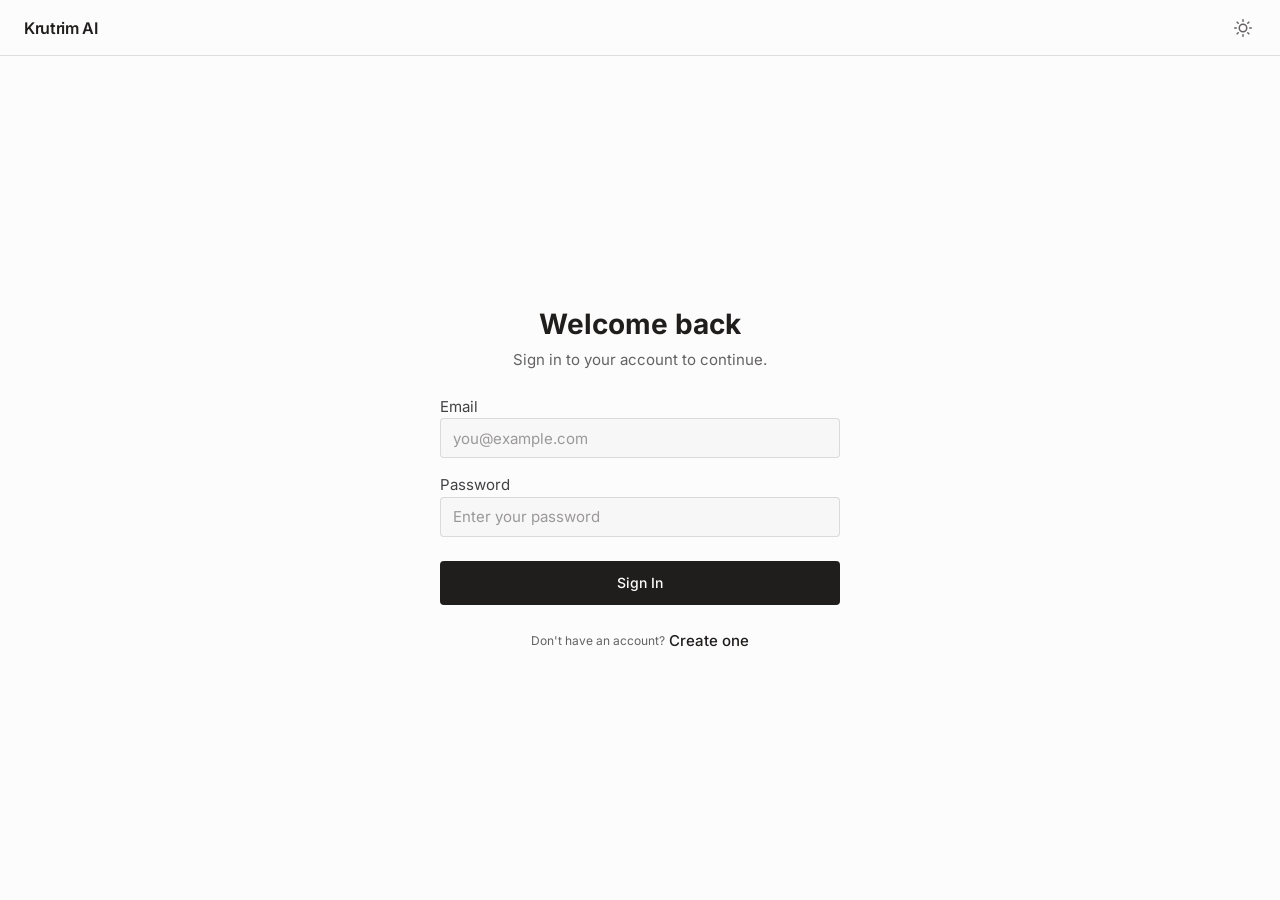
<file: partb/frontend/pages/login.html>
<!DOCTYPE html>
<html lang="en">
<head>
  <meta charset="UTF-8">
  <meta name="viewport" content="width=device-width, initial-scale=1.0">
  <title>Krutrim AI — Sign In</title>
  <link rel="stylesheet" href="../fonts/fonts.css">
  <link rel="stylesheet" href="../css/tokens.css?v=1">
  <link rel="stylesheet" href="../css/base.css?v=1">
  <link rel="stylesheet" href="../css/components.css?v=1">
</head>
<body>
  <nav class="primary-nav">
    <div class="nav-brand">
      <span class="ascii-logo" style="font-weight: 600; font-size: 16px;">Krutrim AI</span>
    </div>
    <div style="display:flex;align-items:center;gap:var(--space-sm)">
      <button class="btn-icon-ghost" id="theme-toggle" aria-label="Toggle theme" title="Toggle theme"><svg width="18" height="18" viewBox="0 0 24 24" fill="none" stroke="currentColor" stroke-width="2" stroke-linecap="round" stroke-linejoin="round"><circle cx="12" cy="12" r="5"/><path d="M12 1v2M12 21v2M4.22 4.22l1.42 1.42M18.36 18.36l1.42 1.42M1 12h2M21 12h2M4.22 19.78l1.42-1.42M18.36 5.64l1.42-1.42"/></svg></button>
    </div>
  </nav>

  <div class="auth-layout">
    <div class="auth-card">
      <div class="auth-card-header">
        <h1 class="display-xl" style="margin-bottom: 4px;">Welcome back</h1>
        <p class="body-md" style="color: var(--mute);">Sign in to your account to continue.</p>
      </div>

      <form id="login-form" class="auth-form" autocomplete="off" novalidate>
        <div class="form-group">
          <label for="login-email" class="form-label">Email</label>
          <input type="email" id="login-email" class="input-text" placeholder="you@example.com" required autocomplete="email">
        </div>

        <div class="form-group">
          <label for="login-password" class="form-label">Password</label>
          <input type="password" id="login-password" class="input-text" placeholder="Enter your password" required autocomplete="current-password">
        </div>

        <div class="auth-error" id="login-error" style="display: none; color: var(--danger); font-size: var(--text-body-sm); margin-top: var(--space-xs);"></div>

        <button type="submit" class="btn-primary" style="width: 100%; height: 44px; margin-top: var(--space-sm);">Sign In</button>
      </form>

      <div class="auth-footer">
        <span class="caption-md">Don't have an account?</span>
        <a href="signup.html" class="body-strong" style="text-decoration: none;">Create one</a>
      </div>
    </div>
  </div>

  <script src="../js/auth.js?v=1"></script>
</body>
</html>
</file>
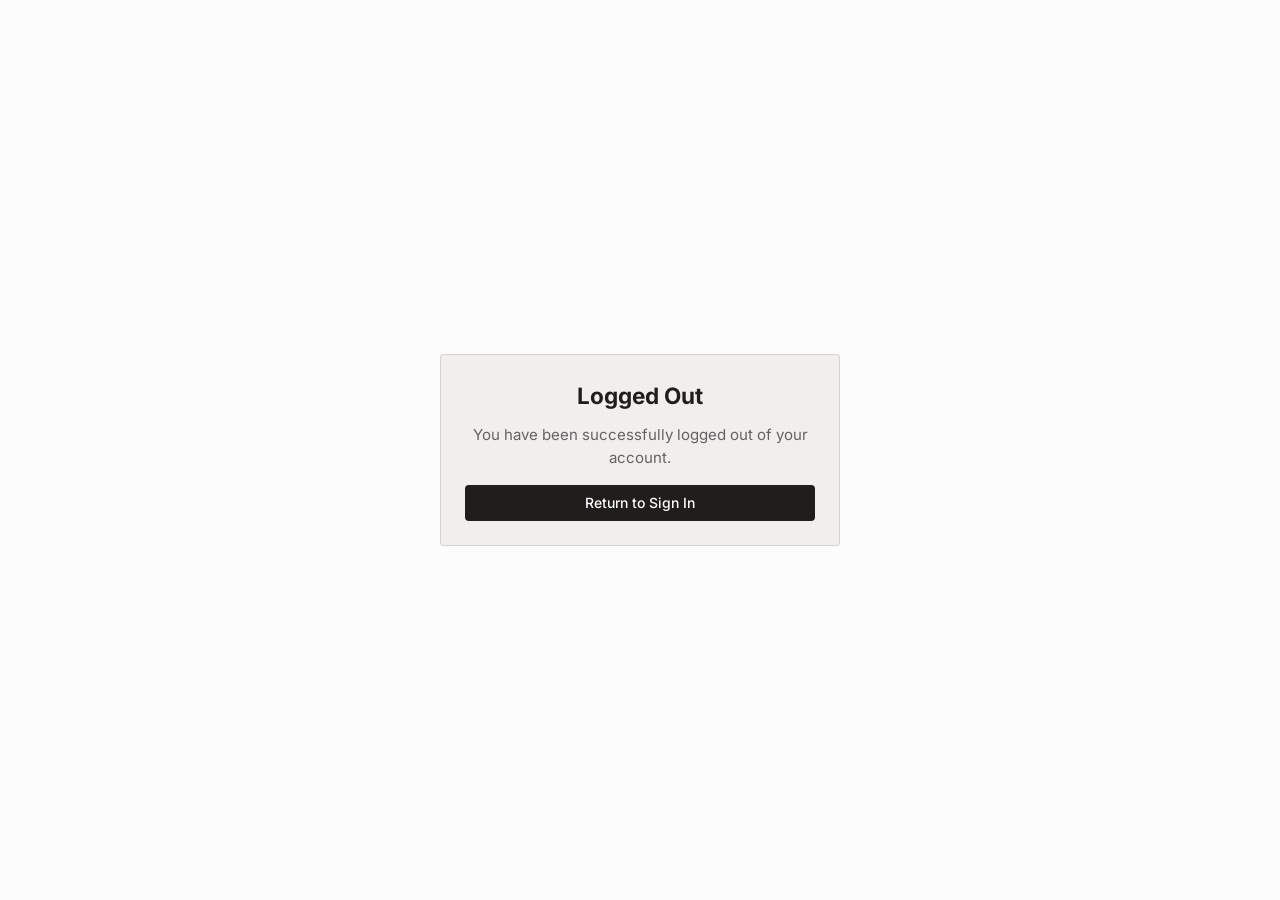
<file: partb/frontend/pages/logout.html>
<!DOCTYPE html>
<html lang="en">
<head>
  <meta charset="UTF-8">
  <meta name="viewport" content="width=device-width, initial-scale=1.0">
  <title>Krutrim AI — Log Out</title>
  <link rel="stylesheet" href="../fonts/fonts.css">
  <link rel="stylesheet" href="../css/tokens.css?v=4">
  <link rel="stylesheet" href="../css/base.css?v=4">
  <link rel="stylesheet" href="../css/components.css?v=4">
  <style>
    body {
      display: flex;
      align-items: center;
      justify-content: center;
      min-height: 100vh;
      background-color: var(--canvas);
      color: var(--ink);
    }
    .logout-card {
      background-color: var(--surface-card);
      border: 1px solid var(--hairline);
      border-radius: var(--radius-sm);
      padding: var(--space-xl);
      text-align: center;
      max-width: 400px;
      width: 100%;
    }
    .logout-card h2 {
      margin-top: 0;
      margin-bottom: var(--space-md);
    }
    .logout-card p {
      color: var(--mute);
      margin-bottom: var(--space-lg);
    }
  </style>
</head>
<body>
  <div class="logout-card">
    <h2>Logged Out</h2>
    <p>You have been successfully logged out of your account.</p>
    <button class="btn-primary" onclick="window.location.href='login.html'" style="width: 100%;">Return to Sign In</button>
  </div>
  <script>localStorage.removeItem('krutrim-auth');</script>
</body>
</html>
</file>
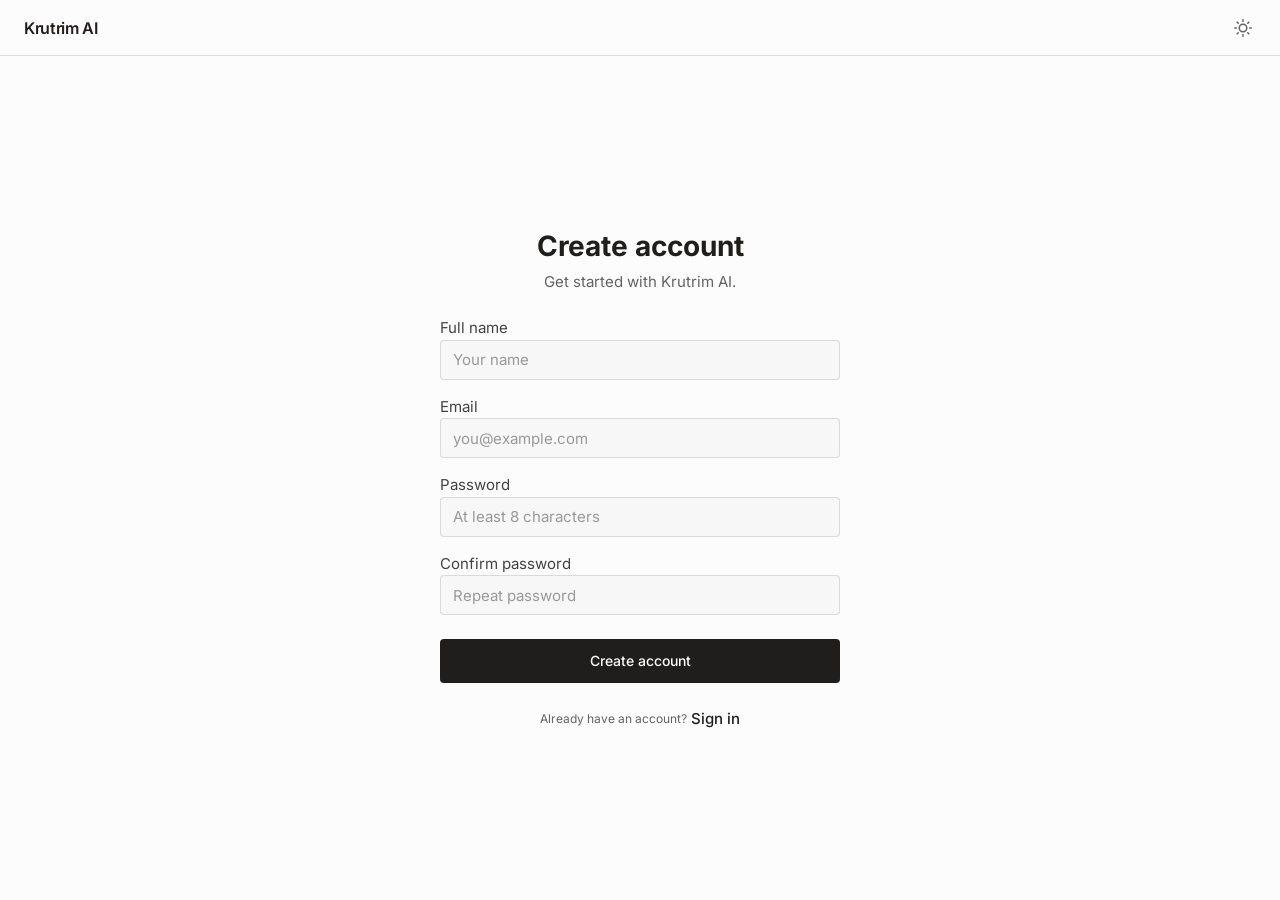
<file: partb/frontend/pages/signup.html>
<!DOCTYPE html>
<html lang="en">
<head>
  <meta charset="UTF-8">
  <meta name="viewport" content="width=device-width, initial-scale=1.0">
  <title>Krutrim AI — Create Account</title>
  <link rel="stylesheet" href="../fonts/fonts.css">
  <link rel="stylesheet" href="../css/tokens.css?v=1">
  <link rel="stylesheet" href="../css/base.css?v=1">
  <link rel="stylesheet" href="../css/components.css?v=1">
</head>
<body>
  <nav class="primary-nav">
    <div class="nav-brand">
      <span class="ascii-logo" style="font-weight: 600; font-size: 16px;">Krutrim AI</span>
    </div>
    <div style="display:flex;align-items:center;gap:var(--space-sm)">
      <button class="btn-icon-ghost" id="theme-toggle" aria-label="Toggle theme" title="Toggle theme"><svg width="18" height="18" viewBox="0 0 24 24" fill="none" stroke="currentColor" stroke-width="2" stroke-linecap="round" stroke-linejoin="round"><circle cx="12" cy="12" r="5"/><path d="M12 1v2M12 21v2M4.22 4.22l1.42 1.42M18.36 18.36l1.42 1.42M1 12h2M21 12h2M4.22 19.78l1.42-1.42M18.36 5.64l1.42-1.42"/></svg></button>
    </div>
  </nav>

  <div class="auth-layout">
    <div class="auth-card">
      <div class="auth-card-header">
        <h1 class="display-xl" style="margin-bottom: 4px;">Create account</h1>
        <p class="body-md" style="color: var(--mute);">Get started with Krutrim AI.</p>
      </div>

      <form id="signup-form" class="auth-form" autocomplete="off" novalidate>
        <div class="form-group">
          <label for="signup-name" class="form-label">Full name</label>
          <input type="text" id="signup-name" class="input-text" placeholder="Your name" required autocomplete="name">
        </div>

        <div class="form-group">
          <label for="signup-email" class="form-label">Email</label>
          <input type="email" id="signup-email" class="input-text" placeholder="you@example.com" required autocomplete="email">
        </div>

        <div class="form-group">
          <label for="signup-password" class="form-label">Password</label>
          <input type="password" id="signup-password" class="input-text" placeholder="At least 8 characters" required autocomplete="new-password" minlength="8">
        </div>

        <div class="form-group">
          <label for="signup-confirm" class="form-label">Confirm password</label>
          <input type="password" id="signup-confirm" class="input-text" placeholder="Repeat password" required autocomplete="new-password">
        </div>

        <div class="auth-error" id="signup-error" style="display: none; color: var(--danger); font-size: var(--text-body-sm); margin-top: var(--space-xs);"></div>

        <button type="submit" class="btn-primary" style="width: 100%; height: 44px; margin-top: var(--space-sm);">Create account</button>
      </form>

      <div class="auth-footer">
        <span class="caption-md">Already have an account?</span>
        <a href="login.html" class="body-strong" style="text-decoration: none;">Sign in</a>
      </div>
    </div>
  </div>

  <script src="../js/auth.js?v=1"></script>
</body>
</html>
</file>
<file: partb/frontend/fonts/fonts.css>
@font-face {
  font-family: 'Inter';
  font-style: normal;
  font-weight: 400;
  font-display: swap;
  src: url('Inter-Regular.ttf') format('truetype');
}
@font-face {
  font-family: 'Inter';
  font-style: normal;
  font-weight: 500;
  font-display: swap;
  src: url('Inter-Medium.ttf') format('truetype');
}
@font-face {
  font-family: 'Inter';
  font-style: normal;
  font-weight: 600;
  font-display: swap;
  src: url('Inter-SemiBold.ttf') format('truetype');
}
@font-face {
  font-family: 'Inter';
  font-style: normal;
  font-weight: 700;
  font-display: swap;
  src: url('Inter-Bold.ttf') format('truetype');
}
</file>
<file: partb/frontend/css/tokens.css>
:root {
  /* ===== COLORS (LIGHT) ===== */
  --ink: #201d1d;
  --ink-deep: #0f0000;
  --charcoal: #302c2c;
  --body: #424245;
  --mute: #646262;
  --stone: #6e6e73;
  --ash: #9a9898;

  --canvas: #fdfcfc;
  --surface-soft: #f8f7f7;
  --surface-card: #f1eeee;
  --surface-dark: #201d1d;
  --surface-dark-elevated: #302c2c;

  --hairline: rgba(15, 0, 0, 0.12);
  --hairline-strong: #646262;

  --on-dark: #fdfcfc;
  --on-dark-mute: #9a9898;

  --accent: #007aff;
  --accent-hover: #0056b3;
  --accent-active: #004085;
  --danger: #ff3b30;
  --danger-hover: #d70015;
  --danger-active: #a50011;
  --warning: #ff9f0a;
  --success: #30d158;

  /* ===== BUTTON COLORS ===== */
  --btn-bg: #201d1d;
  --btn-bg-active: #0f0000;
  --btn-text: #fdfcfc;

  /* ===== COLORS (DARK) ===== */
  --ink-dark: #eaeaea;
  --ink-deep-dark: #ffffff;
  --charcoal-dark: #b0b0b0;
  --body-dark: #c0c0c0;
  --mute-dark: #888888;
  --stone-dark: #666666;
  --ash-dark: #777777;

  --canvas-dark: #121212;
  --surface-soft-dark: #1e1e1e;
  --surface-card-dark: #222222;
  --surface-dark-dark: #0a0a0a;
  --surface-dark-elevated-dark: #2a2a2a;

  --hairline-dark: rgba(255, 255, 255, 0.15);
  --hairline-strong-dark: #444444;

  --on-dark-dark: #eaeaea;
  --on-dark-mute-dark: #888888;

  /* ===== TYPOGRAPHY ===== */
  --font-sans: 'Inter', sans-serif;
  --font-mono: "Berkeley Mono", "JetBrains Mono", "IBM Plex Mono", ui-monospace, "SFMono-Regular", Menlo, Monaco, Consolas, "Liberation Mono", "Courier New", monospace;

  --text-display-xl: 28px;
  --text-heading-md: 14px;
  --text-body-md: 15px;
  --text-body-sm: 13px;
  --text-caption-md: 12px;
  --text-button-md: 14px;

  --weight-regular: 400;
  --weight-medium: 500;
  --weight-bold: 700;

  --leading-display: 1.5;
  --leading-body: 1.5;
  --leading-tight: 1;
  --leading-button: 2;
  --leading-caption: 2;

  /* ===== SPACING ===== */
  --space-xxs: 1px;
  --space-xs: 4px;
  --space-sm: 8px;
  --space-md: 12px;
  --space-lg: 16px;
  --space-xl: 24px;
  --space-xxl: 32px;
  --space-section: 96px;

  /* ===== BORDER RADIUS ===== */
  --radius-none: 0px;
  --radius-sm: 4px;
  --radius-md: 8px;
  --radius-full: 9999px;
}

[data-theme="dark"] {
  --ink: var(--ink-dark);
  --ink-deep: var(--ink-deep-dark);
  --charcoal: var(--charcoal-dark);
  --body: var(--body-dark);
  --mute: var(--mute-dark);
  --stone: var(--stone-dark);
  --ash: var(--ash-dark);

  --canvas: var(--canvas-dark);
  --surface-soft: var(--surface-soft-dark);
  --surface-card: var(--surface-card-dark);
  --surface-dark: var(--surface-dark-dark);
  --surface-dark-elevated: var(--surface-dark-elevated-dark);

  --hairline: var(--hairline-dark);
  --hairline-strong: var(--hairline-strong-dark);

  --on-dark: var(--on-dark-dark);
  --on-dark-mute: var(--on-dark-mute-dark);

  --btn-bg: #eaeaea;
  --btn-bg-active: #d0d0d0;
  --btn-text: #121212;

  --accent: #e61919;
  --accent-hover: #cc1515;
  --accent-active: #a51111;
}
</file>
<file: partb/frontend/css/base.css>
*,
*::before,
*::after {
  box-sizing: border-box;
  margin: 0;
  padding: 0;
}

html {
  font-size: 16px;
  -webkit-font-smoothing: antialiased;
  -moz-osx-font-smoothing: grayscale;
}

body {
  font-family: var(--font-sans);
  font-size: var(--text-body-md);
  font-weight: var(--weight-regular);
  line-height: var(--leading-body);
  color: var(--body);
  background-color: var(--canvas);
  min-height: 100vh;
}

img {
  max-width: 100%;
  display: block;
}

button {
  font-family: inherit;
  cursor: pointer;
}

input,
textarea {
  font-family: inherit;
}

a {
  color: var(--ink);
  text-decoration: underline;
  text-underline-offset: 2px;
}

a:hover {
  color: var(--ink-deep);
}

ul {
  list-style: none;
}

/* ===== TYPOGRAPHY UTILITIES ===== */
.display-xl {
  font-size: var(--text-display-xl);
  font-weight: var(--weight-bold);
  line-height: var(--leading-display);
  letter-spacing: 0;
  color: var(--ink);
}

.heading-md {
  font-size: var(--text-heading-md);
  font-weight: var(--weight-bold);
  line-height: var(--leading-body);
  letter-spacing: 0;
  color: var(--ink);
}

.body-md {
  font-size: var(--text-body-md);
  font-weight: var(--weight-regular);
  line-height: var(--leading-body);
  letter-spacing: 0;
  color: var(--body);
}

.body-strong {
  font-size: var(--text-body-md);
  font-weight: var(--weight-medium);
  line-height: var(--leading-body);
  letter-spacing: 0;
  color: var(--ink);
}

.caption-md {
  font-size: var(--text-caption-md);
  font-weight: var(--weight-regular);
  line-height: var(--leading-caption);
  letter-spacing: 0;
  color: var(--mute);
}

/* ===== HAIRLINE UTILITIES ===== */
.hairline-bottom {
  border-bottom: 1px solid var(--hairline);
}

.hairline-top {
  border-top: 1px solid var(--hairline);
}

.hairline-right {
  border-right: 1px solid var(--hairline);
}

.hairline-left {
  border-left: 1px solid var(--hairline);
}

/* ===== SCROLLBAR ===== */
* {
  scrollbar-width: none; /* Firefox */
  -ms-overflow-style: none; /* IE and Edge */
}

::-webkit-scrollbar {
  display: none; /* Chrome, Safari and Opera */
  width: 0;
  height: 0;
}
</file>
<file: partb/frontend/css/components.css>
/* ===== BUTTON PRIMARY ===== */
.btn-primary {
  display: inline-flex;
  align-items: center;
  justify-content: center;
  background-color: var(--btn-bg);
  color: var(--btn-text);
  font-family: var(--font-sans);
  font-size: var(--text-button-md);
  font-weight: var(--weight-medium);
  line-height: var(--leading-button);
  padding: var(--space-xs) 20px;
  height: 36px;
  border: none;
  border-radius: var(--radius-sm);
  cursor: pointer;
  text-decoration: none;
  white-space: nowrap;
}

.btn-primary:active {
  background-color: var(--btn-bg-active);
}

/* ===== CIRCLE SOLID BUTTON ===== */
.btn-circle-solid {
  display: inline-flex;
  align-items: center;
  justify-content: center;
  background-color: var(--ink);
  color: var(--canvas);
  width: 36px;
  height: 36px;
  border-radius: var(--radius-full);
  border: none;
  cursor: pointer;
  flex-shrink: 0;
  transition: background-color 0.1s;
}

.btn-circle-solid:hover {
  background-color: var(--ink-deep);
}

.btn-circle-solid:active {
  background-color: var(--ink);
}

/* ===== CIRCLE DANGER BUTTON ===== */
.btn-circle-danger {
  display: inline-flex;
  align-items: center;
  justify-content: center;
  background-color: var(--surface-soft);
  color: #ff4d4f; /* Red */
  width: 36px;
  height: 36px;
  border-radius: var(--radius-full);
  border: none;
  cursor: pointer;
  flex-shrink: 0;
  transition: opacity 0.1s;
}

.btn-circle-danger:hover {
  opacity: 0.8;
}

/* ===== BUTTON SECONDARY ===== */
.btn-secondary {
  display: inline-flex;
  align-items: center;
  justify-content: center;
  background-color: var(--canvas);
  color: var(--ink);
  font-family: var(--font-sans);
  font-size: var(--text-button-md);
  font-weight: var(--weight-medium);
  line-height: var(--leading-button);
  padding: var(--space-xs) 20px;
  height: 36px;
  border: 1px solid var(--hairline-strong);
  border-radius: var(--radius-sm);
  cursor: pointer;
  text-decoration: none;
  white-space: nowrap;
}

.btn-secondary:active {
  background-color: var(--surface-soft);
}

/* ===== TEXT INPUT ===== */
.input-text {
  background-color: var(--surface-soft);
  color: var(--ink);
  font-family: var(--font-sans);
  font-size: var(--text-body-md);
  font-weight: var(--weight-regular);
  line-height: var(--leading-body);
  padding: var(--space-sm) var(--space-md);
  height: 40px;
  border: 1px solid var(--hairline);
  border-radius: var(--radius-sm);
  outline: none;
  width: 100%;
}

.input-text::placeholder {
  color: var(--ash);
}

.input-text:focus {
  background-color: var(--canvas);
  border-color: var(--ink);
}

/* Styled Select Dropdown */
select.input-text {
  cursor: pointer;
  appearance: none;
  -webkit-appearance: none;
  background-image: url("data:image/svg+xml,%3Csvg xmlns='http://www.w3.org/2000/svg' width='24' height='24' viewBox='0 0 24 24' fill='none' stroke='%23646262' stroke-width='2' stroke-linecap='round' stroke-linejoin='round'%3E%3Cpolyline points='6 9 12 15 18 9'%3E%3C/polyline%3E%3C/svg%3E");
  background-repeat: no-repeat;
  background-position: right var(--space-md) center;
  background-size: 16px;
  padding-right: var(--space-xxl);
}

[data-theme="dark"] select.input-text {
  background-image: url("data:image/svg+xml,%3Csvg xmlns='http://www.w3.org/2000/svg' width='24' height='24' viewBox='0 0 24 24' fill='none' stroke='%23888888' stroke-width='2' stroke-linecap='round' stroke-linejoin='round'%3E%3Cpolyline points='6 9 12 15 18 9'%3E%3C/polyline%3E%3C/svg%3E");
}

/* ===== BUTTON DANGER ===== */
.btn-danger {
  display: inline-flex;
  align-items: center;
  justify-content: center;
  background-color: var(--danger);
  color: var(--on-dark);
  font-family: var(--font-sans);
  font-size: var(--text-button-md);
  font-weight: var(--weight-medium);
  line-height: var(--leading-button);
  padding: var(--space-xs) 20px;
  height: 36px;
  border: none;
  border-radius: var(--radius-sm);
  cursor: pointer;
  text-decoration: none;
  white-space: nowrap;
  transition: background-color 0.15s;
}

.btn-danger:hover {
  background-color: var(--danger-hover);
}

.btn-danger:active {
  background-color: var(--danger-active);
}

/* ===== BUTTON SECONDARY DANGER ===== */
.btn-secondary-danger {
  display: inline-flex;
  align-items: center;
  justify-content: center;
  background-color: transparent;
  color: var(--danger);
  font-family: var(--font-sans);
  font-size: var(--text-button-md);
  font-weight: var(--weight-medium);
  line-height: var(--leading-button);
  padding: var(--space-xs) 20px;
  height: 36px;
  border: 1px solid var(--danger);
  border-radius: var(--radius-sm);
  cursor: pointer;
  text-decoration: none;
  white-space: nowrap;
  transition: background-color 0.15s, color 0.15s;
}

.btn-secondary-danger:hover {
  background-color: var(--danger);
  color: var(--on-dark);
}

.btn-secondary-danger:active {
  background-color: var(--danger-active);
  color: var(--on-dark);
}

/* ===== TEXTAREA ===== */
.textarea {
  background-color: var(--surface-soft);
  color: var(--ink);
  font-family: var(--font-sans);
  font-size: var(--text-body-md);
  font-weight: var(--weight-regular);
  line-height: var(--leading-body);
  padding: var(--space-md);
  border: 1px solid var(--hairline);
  border-radius: var(--radius-sm);
  outline: none;
  width: 100%;
  resize: vertical;
}

.textarea:focus {
  background-color: var(--canvas);
  border-color: var(--ink);
}

/* ===== BADGE NEWS ===== */
.badge-news {
  display: inline-flex;
  align-items: center;
  background-color: var(--surface-dark);
  color: var(--on-dark);
  font-family: var(--font-sans);
  font-size: var(--text-caption-md);
  font-weight: var(--weight-regular);
  line-height: var(--leading-caption);
  padding: 2px var(--space-sm);
  border-radius: var(--radius-sm);
}

/* ===== BADGE SECTION ===== */
.badge-section {
  display: block;
  font-family: var(--font-sans);
  font-size: 11px;
  font-weight: 700;
  text-transform: uppercase;
  letter-spacing: 0.08em;
  color: var(--mute);
}

/* ===== PRIMARY NAV ===== */
.primary-nav {
  background-color: var(--canvas);
  height: 56px;
  display: flex;
  align-items: center;
  justify-content: space-between;
  padding: 0 var(--space-xl);
  border-bottom: 1px solid var(--hairline);
  position: sticky;
  top: 0;
  z-index: 100;
}

.nav-brand {
  display: flex;
  align-items: center;
  gap: var(--space-sm);
}

.ascii-logo {
  font-family: var(--font-sans);
  font-size: var(--text-body-md);
  font-weight: var(--weight-bold);
  color: var(--ink);
  letter-spacing: -0.02em;
  white-space: pre;
}

.nav-links {
  display: flex;
  align-items: center;
  gap: var(--space-xl);
}

.nav-links a {
  font-size: var(--text-body-md);
  font-weight: var(--weight-medium);
  line-height: var(--leading-body);
  color: var(--mute);
  text-decoration: none;
  padding: var(--space-xs) 0;
  border-bottom: 2px solid transparent;
  transition: color 0.1s;
}

.nav-links a:hover {
  color: var(--ink);
}

.nav-links a.active {
  color: var(--ink);
  border-bottom-color: var(--ash);
}

/* ===== ICON BUTTON (THEME TOGGLE) ===== */
.btn-icon {
  background: none;
  border: 1px solid var(--hairline);
  border-radius: var(--radius-sm);
  color: var(--mute);
  font-family: var(--font-sans);
  font-size: var(--text-button-md);
  line-height: 1;
  padding: var(--space-xs) var(--space-sm);
  height: 36px;
  cursor: pointer;
  transition: color 0.1s, border-color 0.1s;
}

.btn-icon:hover {
  color: var(--ink);
  border-color: var(--hairline-strong);
}

.btn-icon:active {
  background-color: var(--surface-soft);
}

/* ===== GHOST ICON BUTTON ===== */
.btn-icon-ghost {
  background: none;
  border: none;
  color: var(--mute);
  display: inline-flex;
  align-items: center;
  justify-content: center;
  padding: var(--space-xs);
  cursor: pointer;
  transition: color 0.1s;
}

.btn-icon-ghost:hover {
  color: var(--ink);
}

.btn-icon-ghost:active {
  color: var(--ink-deep);
}

/* ===== GHOST TEXT BUTTON ===== */
.btn-text-ghost {
  background: none;
  border: none;
  color: var(--mute);
  display: inline-flex;
  align-items: center;
  gap: var(--space-sm);
  padding: var(--space-sm) var(--space-md);
  font-family: var(--font-sans);
  font-size: var(--text-body-md);
  font-weight: var(--weight-medium);
  border-radius: var(--radius-sm);
  cursor: pointer;
  transition: color 0.1s, background-color 0.1s;
}

.btn-text-ghost:hover {
  color: var(--ink);
  background-color: var(--surface-soft);
}

.btn-text-ghost:active {
  background-color: var(--surface-card);
}

.btn-text-ghost.active-model {
  background-color: var(--surface-soft);
  color: var(--ink);
  border-radius: var(--radius-full);
}

/* ===== CUSTOM DROPDOWN ===== */
.custom-dropdown {
  position: relative;
  display: inline-block;
}

.dropdown-menu {
  position: absolute;
  bottom: calc(100% + 4px);
  left: 0;
  background-color: var(--canvas);
  border: 1px solid var(--hairline);
  border-radius: var(--radius-sm);
  box-shadow: 0 4px 12px rgba(0, 0, 0, 0.1);
  min-width: 140px;
  max-height: 290px;
  overflow-y: auto;
  display: flex;
  flex-direction: column;
  padding: var(--space-xs);
  z-index: 100;
  opacity: 0;
  visibility: hidden;
  transform: translateY(4px);
  transition: opacity 0.15s, transform 0.15s, visibility 0.15s;
}

.custom-dropdown.open .dropdown-menu,
.dropdown-menu.open {
  opacity: 1;
  visibility: visible;
  transform: translateY(0);
}

.custom-dropdown.open .chevron-icon {
  transform: rotate(180deg);
}

.dropdown-item {
  display: flex;
  align-items: center;
  gap: var(--space-sm);
  background: none;
  border: none;
  width: 100%;
  text-align: left;
  padding: var(--space-sm) var(--space-md);
  font-family: var(--font-sans);
  font-size: var(--text-body-md);
  color: var(--ink);
  cursor: pointer;
  border-radius: var(--radius-sm);
  transition: background-color 0.1s;
}

.dropdown-item:hover {
  background-color: var(--surface-soft);
}

.dropdown-item.selected {
  background-color: var(--surface-card);
  font-weight: var(--weight-medium);
}

.dropdown-item svg {
  color: var(--mute);
}

.dropdown-item.selected svg {
  color: var(--ink);
}

/* ===== BOOK DROPDOWN ITEM (stacked two-line layout) ===== */
.book-dropdown-item {
  flex-direction: column;
  align-items: flex-start;
  gap: 2px;
  padding: 10px var(--space-md);
}

.book-item-title {
  font-size: 14px;
  font-weight: var(--weight-medium);
  color: var(--ink);
  line-height: 1.3;
}

.book-item-meta {
  font-size: 11px;
  color: var(--mute);
  line-height: 1.3;
}

.book-dropdown-item:hover .book-item-meta,
.book-dropdown-item.selected .book-item-meta {
  color: var(--ink);
  opacity: 0.6;
}

/* ===== TEXT BUTTON (SIDEBAR TOGGLE) ===== */
.btn-text {
  background: none;
  border: 1px solid var(--hairline);
  border-radius: var(--radius-sm);
  color: var(--ink);
  font-family: var(--font-sans);
  font-size: var(--text-body-md);
  font-weight: var(--weight-medium);
  line-height: var(--leading-body);
  padding: var(--space-xs) var(--space-sm);
  cursor: pointer;
  display: none;
}

.btn-text:active {
  background-color: var(--surface-soft);
}

@media (max-width: 768px) {
  .btn-text {
    display: inline-flex;
    align-items: center;
  }
}

/* ===== INSTALL SNIPPET ===== */
.install-snippet {
  background-color: var(--surface-card);
  color: var(--ink);
  font-family: var(--font-sans);
  font-size: var(--text-body-md);
  font-weight: var(--weight-regular);
  line-height: var(--leading-body);
  padding: var(--space-md) var(--space-lg);
  border-radius: var(--radius-sm);
  display: flex;
  align-items: center;
  justify-content: space-between;
  gap: var(--space-md);
}

/* ===== AUTH LAYOUT ===== */
.auth-layout {
  min-height: calc(100vh - 56px);
  display: flex;
  align-items: center;
  justify-content: center;
  padding: var(--space-xl);
}

.auth-card {
  width: 100%;
  max-width: 400px;
  display: flex;
  flex-direction: column;
  gap: var(--space-xl);
}

.auth-card-header {
  text-align: center;
}

.auth-form {
  display: flex;
  flex-direction: column;
  gap: var(--space-lg);
}

.auth-footer {
  text-align: center;
  display: flex;
  align-items: center;
  justify-content: center;
  gap: var(--space-xs);
}
</file>
